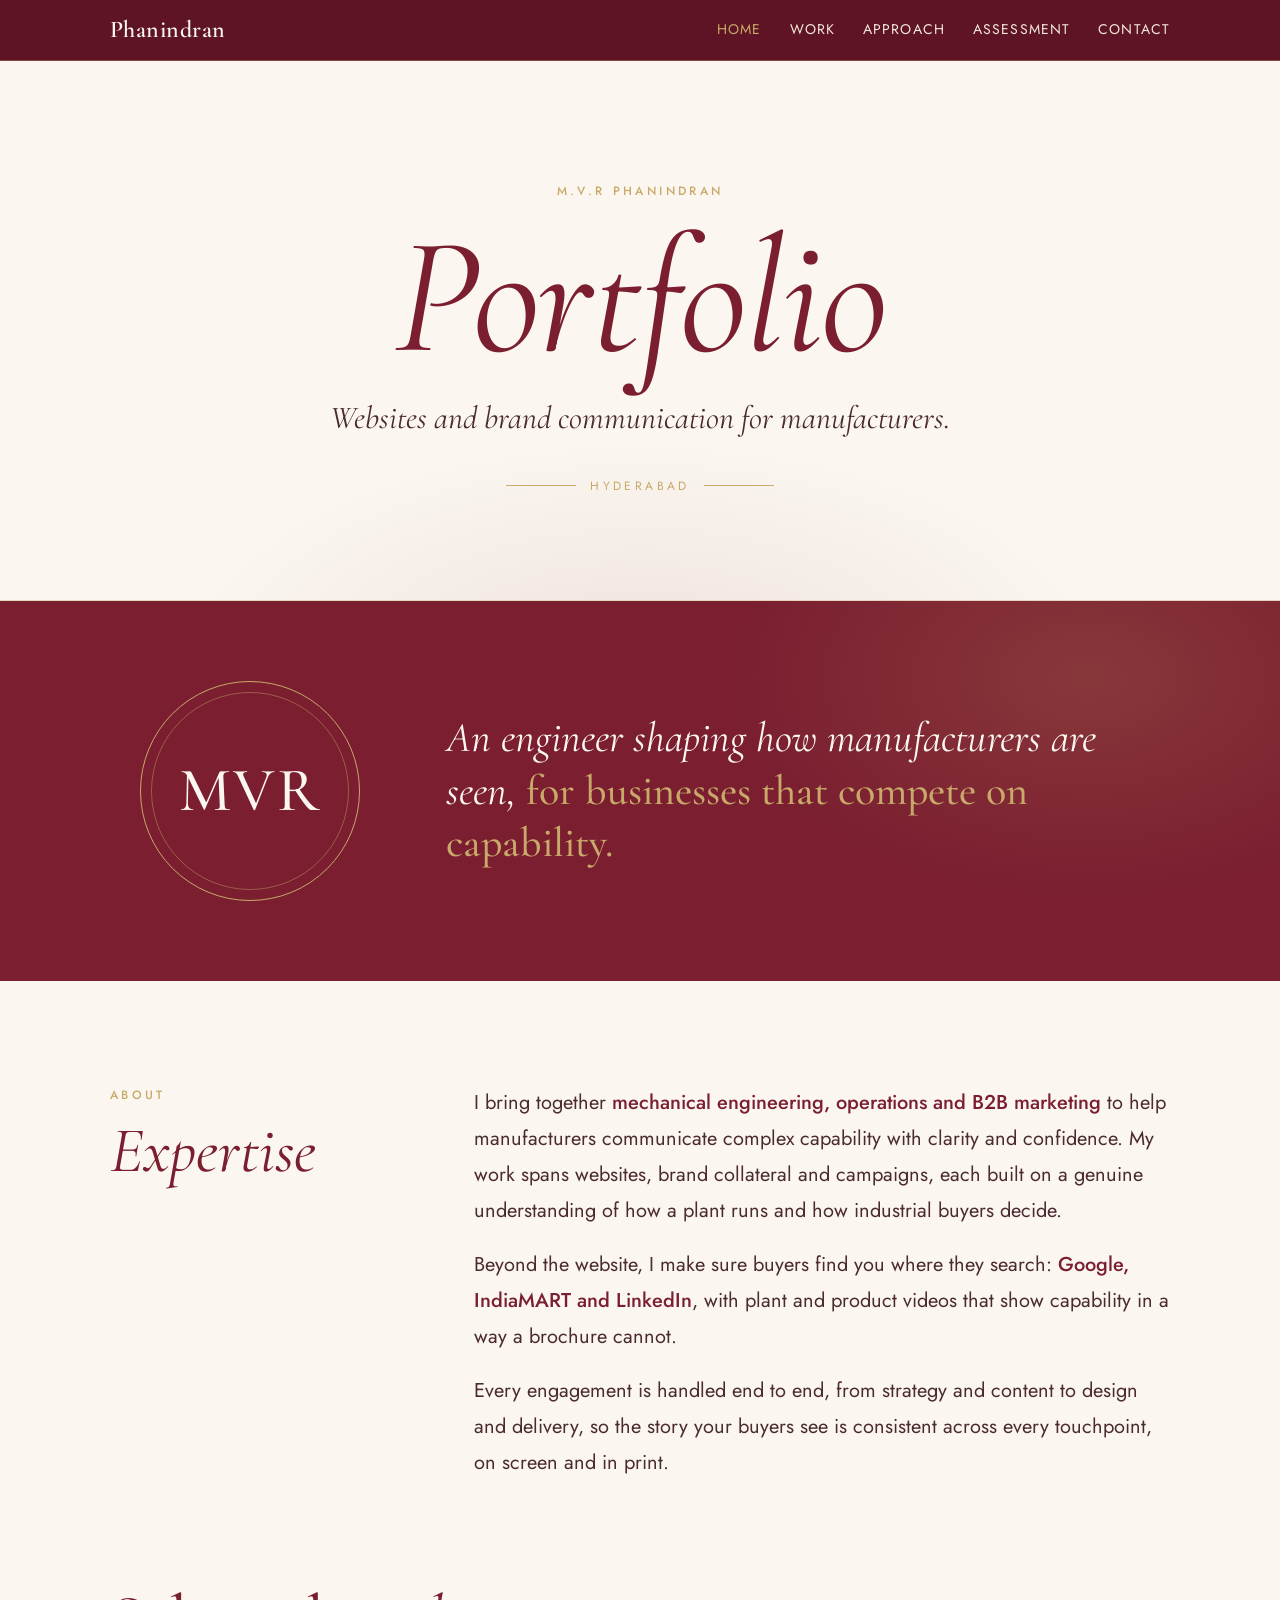
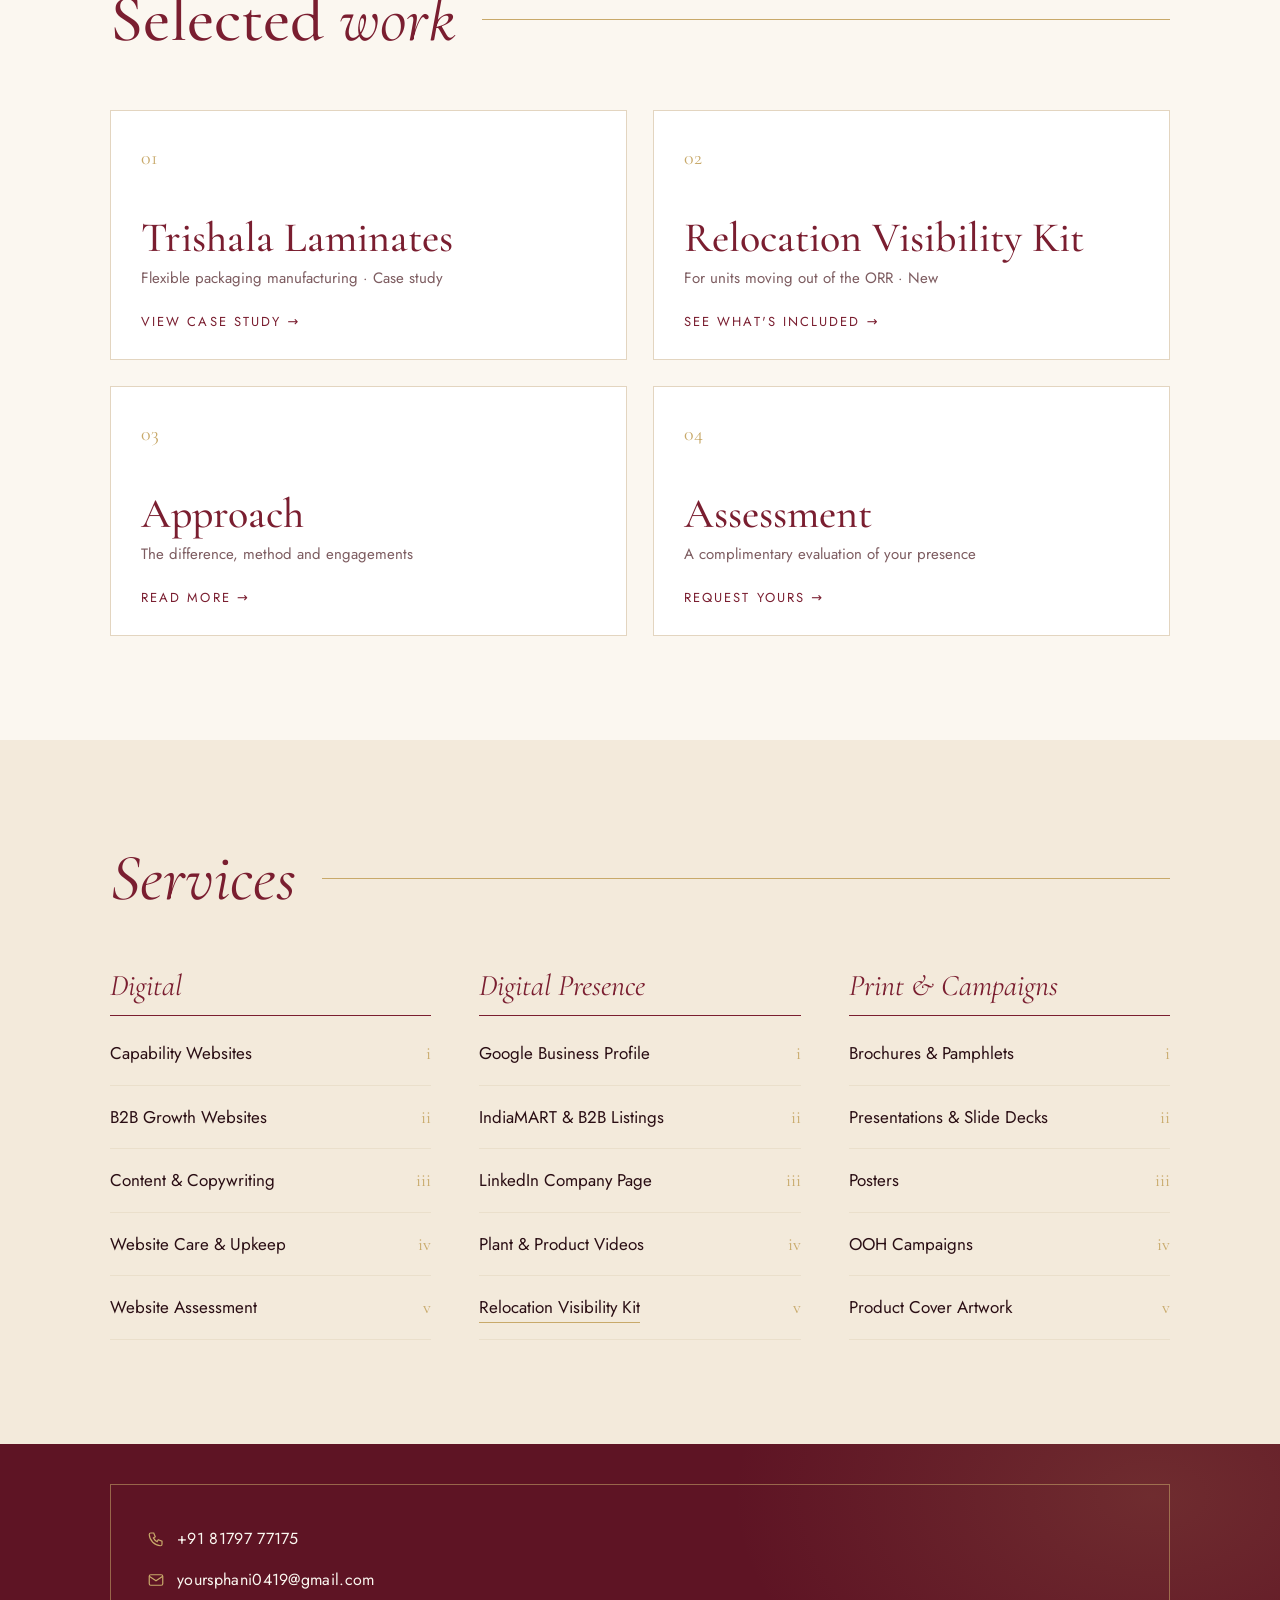
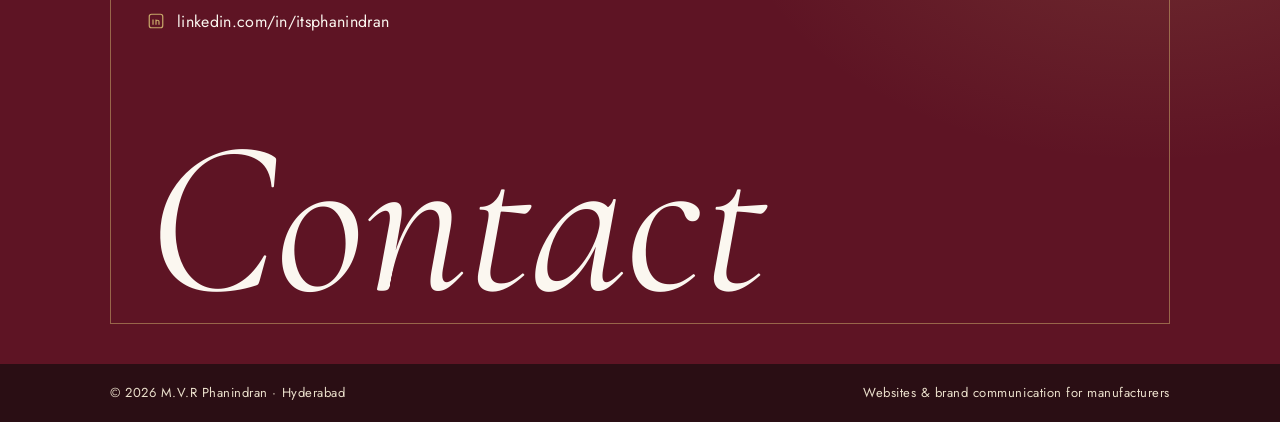
<file: index.html>
<!doctype html>
<html lang="en"><head>
<meta charset="utf-8"><meta name="viewport" content="width=device-width, initial-scale=1, viewport-fit=cover">
<title>Phanindran — Portfolio</title>
<meta name="description" content="Websites, digital presence and brand communication for manufacturers in Hyderabad.">
<link rel="preconnect" href="https://fonts.googleapis.com"><link rel="preconnect" href="https://fonts.gstatic.com" crossorigin>
<link href="https://fonts.googleapis.com/css2?family=Cormorant+Garamond:ital,wght@0,500;0,600;1,400;1,500&family=Jost:wght@400;500&display=swap" rel="stylesheet">
<link rel="stylesheet" href="styles.css">
</head><body>
<header class="bar"><div class="wrap">
  <a class="logo" href="index.html">Phanindran</a>
  <nav aria-label="Main"><a href="index.html" aria-current="page" class="hide-sm">Home</a><a href="trishala.html">Work</a><a href="approach.html" class="hide-sm">Approach</a><a href="assessment.html">Assessment</a><a href="index.html#contact">Contact</a></nav>
</div></header>
<div class="hero">
  <div class="in wrap">
    <span class="kicker">M.V.R Phanindran</span>
    <h1><em>Portfolio</em></h1>
    <p class="hi">Websites and brand communication for manufacturers.</p>
    <div class="orn"><span>Hyderabad</span></div>
  </div>
</div>

<div class="band">
  <div class="wrap">
    <div class="mono" aria-hidden="true"><span>MVR</span></div>
    <blockquote>An engineer shaping how manufacturers are seen, <b>for businesses that compete on capability.</b></blockquote>
  </div>
</div>

<section aria-labelledby="e-h">
  <div class="wrap two">
    <div class="side"><span class="kicker">About</span><h2 id="e-h">Expertise</h2></div>
    <div>
      <p class="lead">I bring together <b>mechanical engineering, operations and B2B marketing</b> to help manufacturers communicate complex capability with clarity and confidence. My work spans websites, brand collateral and campaigns, each built on a genuine understanding of how a plant runs and how industrial buyers decide.</p>
      <p class="lead">Beyond the website, I make sure buyers find you where they search: <b>Google, IndiaMART and LinkedIn</b>, with plant and product videos that show capability in a way a brochure cannot.</p>
      <p class="lead">Every engagement is handled end to end, from strategy and content to design and delivery, so the story your buyers see is consistent across every touchpoint, on screen and in print.</p>
    </div>
  </div>
</section>

<section style="padding-top:0" aria-labelledby="w-h">
  <div class="wrap">
    <div class="rule-h"><h2 id="w-h">Selected <em>work</em></h2><span class="ln" aria-hidden="true"></span></div>
    <div class="tiles">
      <a class="tile" href="trishala.html"><span class="no">01</span><h3>Trishala Laminates</h3><p>Flexible packaging manufacturing · Case study</p><span class="go">View case study →</span></a>
      <a class="tile" href="relocation.html"><span class="no">02</span><h3>Relocation Visibility Kit</h3><p>For units moving out of the ORR · New</p><span class="go">See what's included →</span></a>
      <a class="tile" href="approach.html"><span class="no">03</span><h3>Approach</h3><p>The difference, method and engagements</p><span class="go">Read more →</span></a>
      <a class="tile" href="assessment.html"><span class="no">04</span><h3>Assessment</h3><p>A complimentary evaluation of your presence</p><span class="go">Request yours →</span></a>
    </div>
  </div>
</section>

<section class="cream" aria-labelledby="s-h">
  <div class="wrap">
    <div class="rule-h"><h2 id="s-h"><em>Services</em></h2><span class="ln" aria-hidden="true"></span></div>
    <div class="svc-groups">
      <div>
        <h3>Digital</h3>
        <ul class="svc-list">
          <li>Capability Websites<span>i</span></li>
          <li>B2B Growth Websites<span>ii</span></li>
          <li>Content &amp; Copywriting<span>iii</span></li>
          <li>Website Care &amp; Upkeep<span>iv</span></li>
          <li>Website Assessment<span>v</span></li>
        </ul>
      </div>
      <div>
        <h3>Digital Presence</h3>
        <ul class="svc-list">
          <li>Google Business Profile<span>i</span></li>
          <li>IndiaMART &amp; B2B Listings<span>ii</span></li>
          <li>LinkedIn Company Page<span>iii</span></li>
          <li>Plant &amp; Product Videos<span>iv</span></li>
          <li><a href="relocation.html">Relocation Visibility Kit</a><span>v</span></li>
        </ul>
      </div>
      <div>
        <h3>Print &amp; Campaigns</h3>
        <ul class="svc-list">
          <li>Brochures &amp; Pamphlets<span>i</span></li>
          <li>Presentations &amp; Slide Decks<span>ii</span></li>
          <li>Posters<span>iii</span></li>
          <li>OOH Campaigns<span>iv</span></li>
          <li>Product Cover Artwork<span>v</span></li>
        </ul>
      </div>
    </div>
  </div>
</section>
<section class="contact" id="contact" aria-labelledby="c-h">
  <div class="wrap"><div class="frame">
    <div class="cchips">
      <a class="cchip" href="https://wa.me/918179777175" target="_blank" rel="noopener"><svg viewBox="0 0 24 24"><path d="M5 4h4l2 5-2.5 1.5a11 11 0 0 0 5 5L15 13l5 2v4a2 2 0 0 1-2 2A16 16 0 0 1 3 6a2 2 0 0 1 2-2"/></svg>+91 81797 77175</a>
      <a class="cchip" href="mailto:yoursphani0419@gmail.com"><svg viewBox="0 0 24 24"><rect x="3" y="5" width="18" height="14" rx="2"/><path d="M3 7l9 6 9-6"/></svg>yoursphani0419@gmail.com</a>
      <a class="cchip" href="https://www.linkedin.com/in/itsphanindran" target="_blank" rel="noopener"><svg viewBox="0 0 24 24"><rect x="3" y="3" width="18" height="18" rx="3"/><path d="M8 10v7M8 7v.01M12 17v-4a2 2 0 0 1 4 0v4M12 10v7"/></svg>linkedin.com/in/itsphanindran</a>
    </div>
    <h2 id="c-h">Contact</h2>
  </div></div>
</section>
<footer><div class="wrap"><span>© 2026 M.V.R Phanindran · Hyderabad</span><span>Websites &amp; brand communication for manufacturers</span></div></footer>
</body></html>
</file>
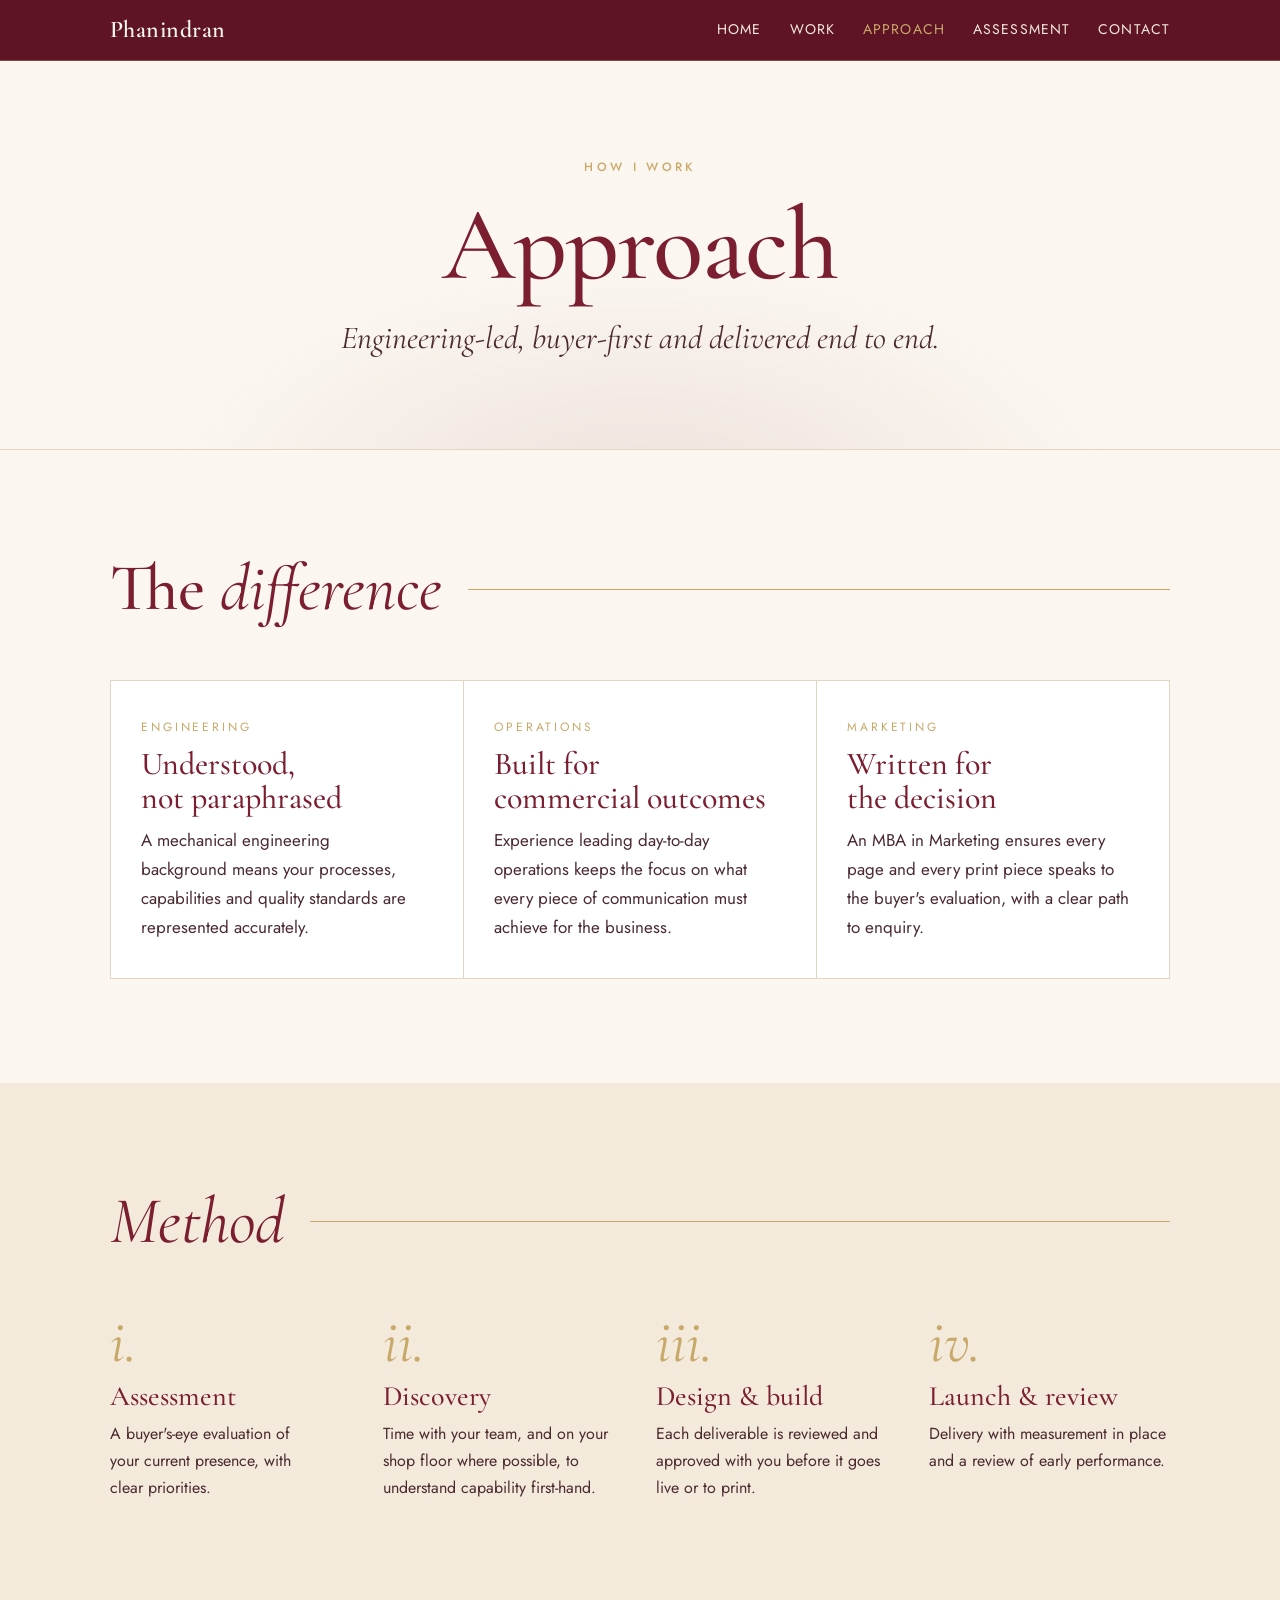
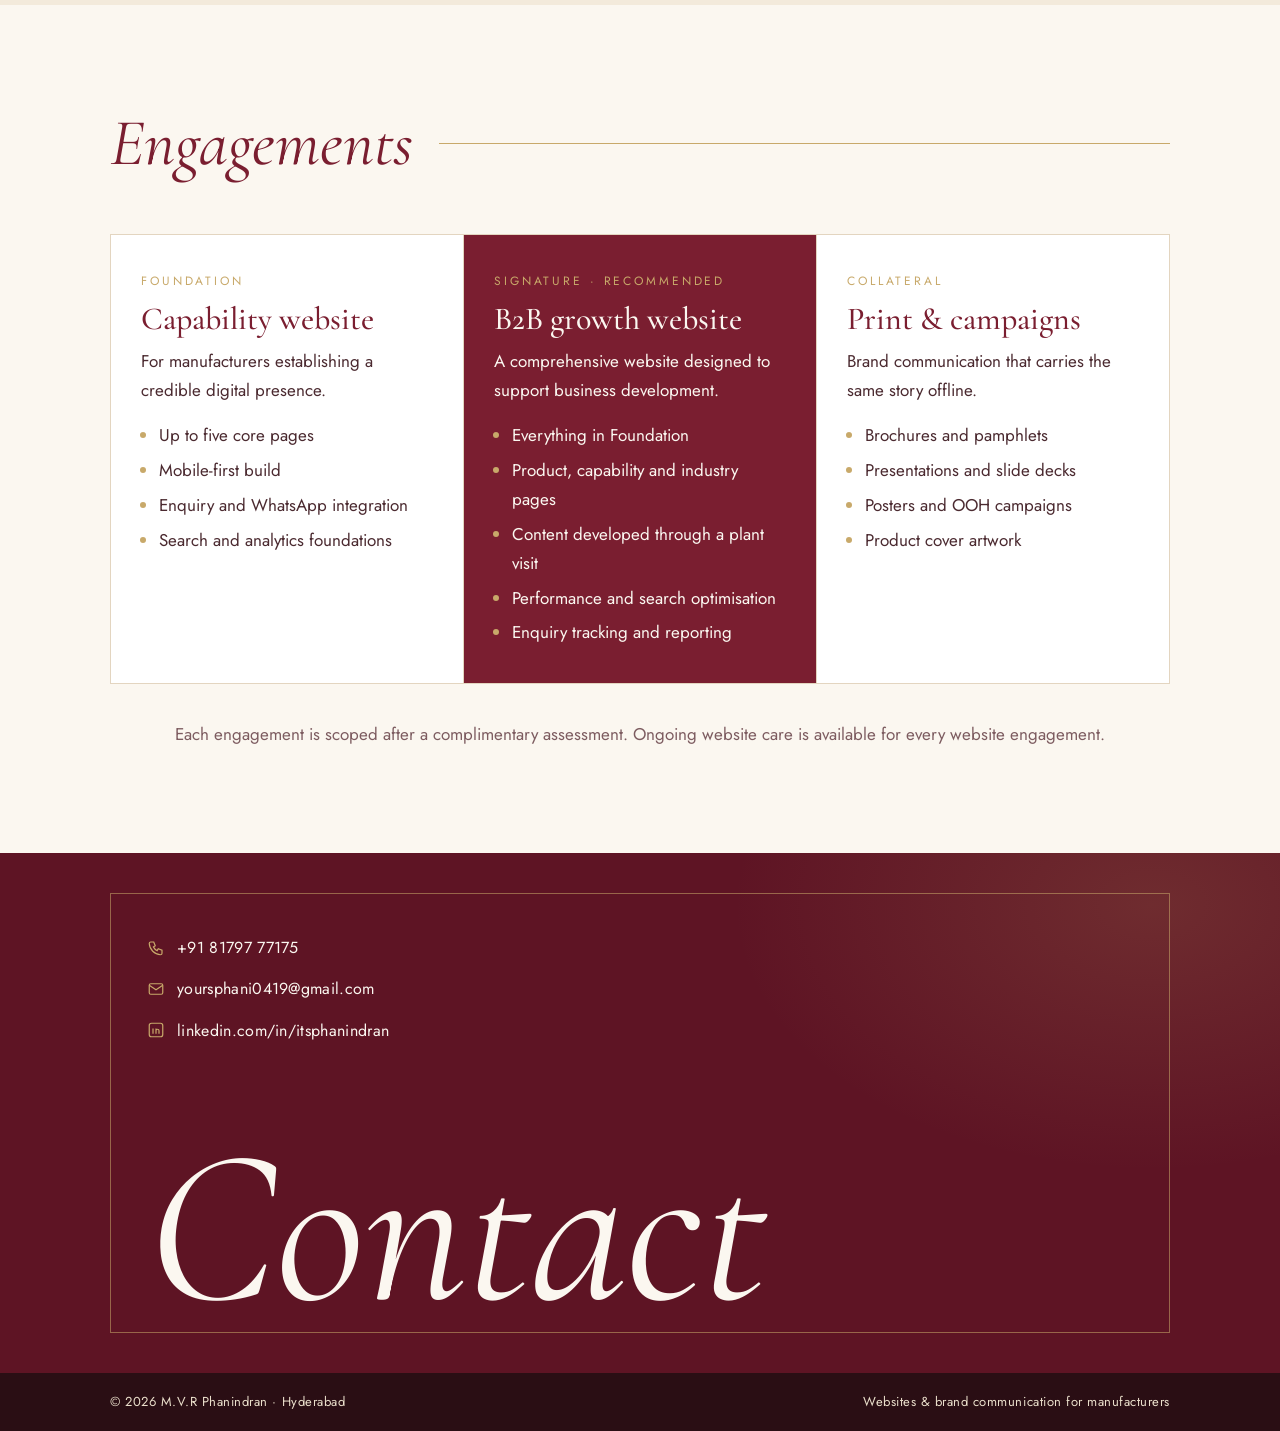
<file: approach.html>
<!doctype html>
<html lang="en"><head>
<meta charset="utf-8"><meta name="viewport" content="width=device-width, initial-scale=1, viewport-fit=cover">
<title>Approach — Phanindran</title>
<meta name="description" content="Engineering-led, buyer-first engagements for manufacturers.">
<link rel="preconnect" href="https://fonts.googleapis.com"><link rel="preconnect" href="https://fonts.gstatic.com" crossorigin>
<link href="https://fonts.googleapis.com/css2?family=Cormorant+Garamond:ital,wght@0,500;0,600;1,400;1,500&family=Jost:wght@400;500&display=swap" rel="stylesheet">
<link rel="stylesheet" href="styles.css">
</head><body>
<header class="bar"><div class="wrap">
  <a class="logo" href="index.html">Phanindran</a>
  <nav aria-label="Main"><a href="index.html" class="hide-sm">Home</a><a href="trishala.html">Work</a><a href="approach.html" aria-current="page" class="hide-sm">Approach</a><a href="assessment.html">Assessment</a><a href="index.html#contact">Contact</a></nav>
</div></header>
<div class="hero sub">
  <div class="in wrap"><span class="kicker">How I work</span><h1>Approach</h1><p class="hi">Engineering-led, buyer-first and delivered end to end.</p>
  </div>
</div>
<section aria-labelledby="d-h"><div class="wrap">
  <div class="rule-h"><h2 id="d-h">The <em>difference</em></h2><span class="ln" aria-hidden="true"></span></div>
  <div class="cards3">
    <div class="card"><div class="k">Engineering</div><h3>Understood, not paraphrased</h3><p>A mechanical engineering background means your processes, capabilities and quality standards are represented accurately.</p></div>
    <div class="card"><div class="k">Operations</div><h3>Built for commercial outcomes</h3><p>Experience leading day-to-day operations keeps the focus on what every piece of communication must achieve for the business.</p></div>
    <div class="card"><div class="k">Marketing</div><h3>Written for the decision</h3><p>An MBA in Marketing ensures every page and every print piece speaks to the buyer's evaluation, with a clear path to enquiry.</p></div>
  </div>
</div></section>
<section class="cream" aria-labelledby="m-h"><div class="wrap">
  <div class="rule-h"><h2 id="m-h"><em>Method</em></h2><span class="ln" aria-hidden="true"></span></div>
  <div class="steps">
    <div class="step"><div class="n">i.</div><h3>Assessment</h3><p>A buyer's-eye evaluation of your current presence, with clear priorities.</p></div>
    <div class="step"><div class="n">ii.</div><h3>Discovery</h3><p>Time with your team, and on your shop floor where possible, to understand capability first-hand.</p></div>
    <div class="step"><div class="n">iii.</div><h3>Design &amp; build</h3><p>Each deliverable is reviewed and approved with you before it goes live or to print.</p></div>
    <div class="step"><div class="n">iv.</div><h3>Launch &amp; review</h3><p>Delivery with measurement in place and a review of early performance.</p></div>
  </div>
</div></section>
<section aria-labelledby="g-h"><div class="wrap">
  <div class="rule-h"><h2 id="g-h"><em>Engagements</em></h2><span class="ln" aria-hidden="true"></span></div>
  <div class="cards3">
    <div class="card"><div class="k">Foundation</div><h3>Capability website</h3><p>For manufacturers establishing a credible digital presence.</p><ul><li>Up to five core pages</li><li>Mobile-first build</li><li>Enquiry and WhatsApp integration</li><li>Search and analytics foundations</li></ul></div>
    <div class="card feat"><div class="k">Signature · Recommended</div><h3>B2B growth website</h3><p>A comprehensive website designed to support business development.</p><ul><li>Everything in Foundation</li><li>Product, capability and industry pages</li><li>Content developed through a plant visit</li><li>Performance and search optimisation</li><li>Enquiry tracking and reporting</li></ul></div>
    <div class="card"><div class="k">Collateral</div><h3>Print &amp; campaigns</h3><p>Brand communication that carries the same story offline.</p><ul><li>Brochures and pamphlets</li><li>Presentations and slide decks</li><li>Posters and OOH campaigns</li><li>Product cover artwork</li></ul></div>
  </div>
  <p class="center" style="margin-top:36px;color:var(--soft)">Each engagement is scoped after a complimentary assessment. Ongoing website care is available for every website engagement.</p>
</div></section>
<section class="contact" id="contact" aria-labelledby="c-h">
  <div class="wrap"><div class="frame">
    <div class="cchips">
      <a class="cchip" href="https://wa.me/918179777175" target="_blank" rel="noopener"><svg viewBox="0 0 24 24"><path d="M5 4h4l2 5-2.5 1.5a11 11 0 0 0 5 5L15 13l5 2v4a2 2 0 0 1-2 2A16 16 0 0 1 3 6a2 2 0 0 1 2-2"/></svg>+91 81797 77175</a>
      <a class="cchip" href="mailto:yoursphani0419@gmail.com"><svg viewBox="0 0 24 24"><rect x="3" y="5" width="18" height="14" rx="2"/><path d="M3 7l9 6 9-6"/></svg>yoursphani0419@gmail.com</a>
      <a class="cchip" href="https://www.linkedin.com/in/itsphanindran" target="_blank" rel="noopener"><svg viewBox="0 0 24 24"><rect x="3" y="3" width="18" height="18" rx="3"/><path d="M8 10v7M8 7v.01M12 17v-4a2 2 0 0 1 4 0v4M12 10v7"/></svg>linkedin.com/in/itsphanindran</a>
    </div>
    <h2 id="c-h">Contact</h2>
  </div></div>
</section>
<footer><div class="wrap"><span>© 2026 M.V.R Phanindran · Hyderabad</span><span>Websites &amp; brand communication for manufacturers</span></div></footer>
</body></html>
</file>
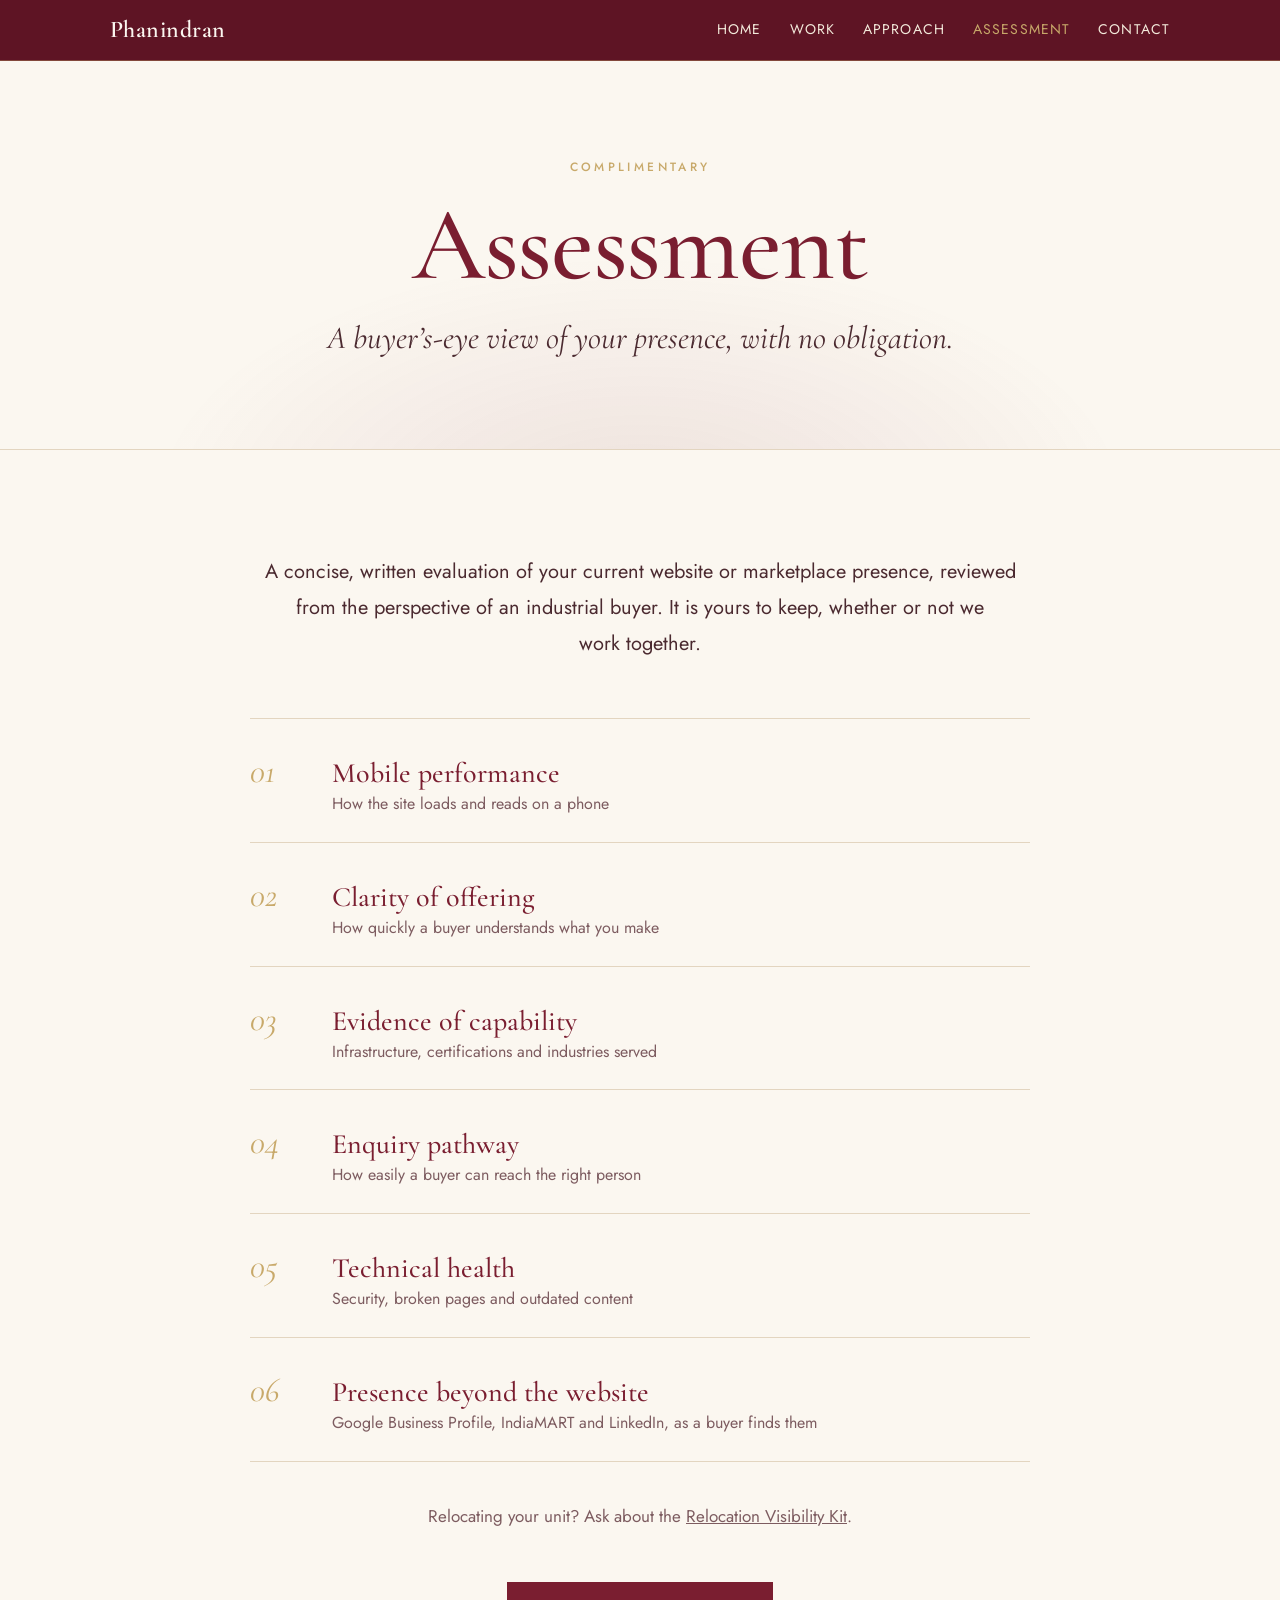
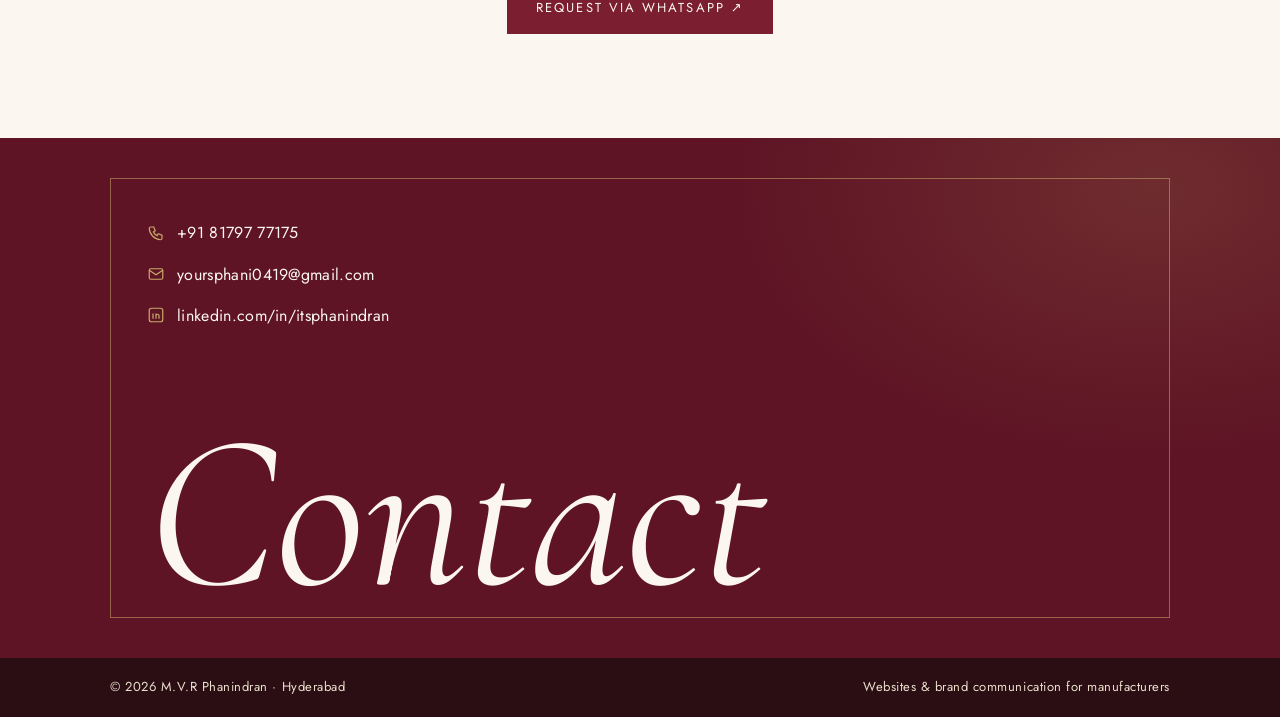
<file: assessment.html>
<!doctype html>
<html lang="en"><head>
<meta charset="utf-8"><meta name="viewport" content="width=device-width, initial-scale=1, viewport-fit=cover">
<title>Assessment — Phanindran</title>
<meta name="description" content="Complimentary website assessment for manufacturers.">
<link rel="preconnect" href="https://fonts.googleapis.com"><link rel="preconnect" href="https://fonts.gstatic.com" crossorigin>
<link href="https://fonts.googleapis.com/css2?family=Cormorant+Garamond:ital,wght@0,500;0,600;1,400;1,500&family=Jost:wght@400;500&display=swap" rel="stylesheet">
<link rel="stylesheet" href="styles.css">
</head><body>
<header class="bar"><div class="wrap">
  <a class="logo" href="index.html">Phanindran</a>
  <nav aria-label="Main"><a href="index.html" class="hide-sm">Home</a><a href="trishala.html">Work</a><a href="approach.html" class="hide-sm">Approach</a><a href="assessment.html" aria-current="page">Assessment</a><a href="index.html#contact">Contact</a></nav>
</div></header>
<div class="hero sub">
  <div class="in wrap"><span class="kicker">Complimentary</span><h1>Assessment</h1><p class="hi">A buyer’s-eye view of your presence, with no obligation.</p>
  </div>
</div>
<section><div class="wrap">
  <p class="lead center" style="max-width:66ch;margin:0 auto 56px">A concise, written evaluation of your current website or marketplace presence, reviewed from the perspective of an industrial buyer. It is yours to keep, whether or not we work together.</p>
  <ol class="checks">
    <li><div><b>Mobile performance</b><span>How the site loads and reads on a phone</span></div></li>
    <li><div><b>Clarity of offering</b><span>How quickly a buyer understands what you make</span></div></li>
    <li><div><b>Evidence of capability</b><span>Infrastructure, certifications and industries served</span></div></li>
    <li><div><b>Enquiry pathway</b><span>How easily a buyer can reach the right person</span></div></li>
    <li><div><b>Technical health</b><span>Security, broken pages and outdated content</span></div></li>
    <li><div><b>Presence beyond the website</b><span>Google Business Profile, IndiaMART and LinkedIn, as a buyer finds them</span></div></li>
  </ol>
  <p class="center" style="margin-top:40px;color:var(--soft)">Relocating your unit? Ask about the <a href="relocation.html">Relocation Visibility Kit</a>.</p>
  <p class="center" style="margin-top:52px"><a class="btn fill" href="https://wa.me/918179777175" target="_blank" rel="noopener">Request via WhatsApp ↗</a></p>
</div></section>
<section class="contact" id="contact" aria-labelledby="c-h">
  <div class="wrap"><div class="frame">
    <div class="cchips">
      <a class="cchip" href="https://wa.me/918179777175" target="_blank" rel="noopener"><svg viewBox="0 0 24 24"><path d="M5 4h4l2 5-2.5 1.5a11 11 0 0 0 5 5L15 13l5 2v4a2 2 0 0 1-2 2A16 16 0 0 1 3 6a2 2 0 0 1 2-2"/></svg>+91 81797 77175</a>
      <a class="cchip" href="mailto:yoursphani0419@gmail.com"><svg viewBox="0 0 24 24"><rect x="3" y="5" width="18" height="14" rx="2"/><path d="M3 7l9 6 9-6"/></svg>yoursphani0419@gmail.com</a>
      <a class="cchip" href="https://www.linkedin.com/in/itsphanindran" target="_blank" rel="noopener"><svg viewBox="0 0 24 24"><rect x="3" y="3" width="18" height="18" rx="3"/><path d="M8 10v7M8 7v.01M12 17v-4a2 2 0 0 1 4 0v4M12 10v7"/></svg>linkedin.com/in/itsphanindran</a>
    </div>
    <h2 id="c-h">Contact</h2>
  </div></div>
</section>
<footer><div class="wrap"><span>© 2026 M.V.R Phanindran · Hyderabad</span><span>Websites &amp; brand communication for manufacturers</span></div></footer>
</body></html>
</file>
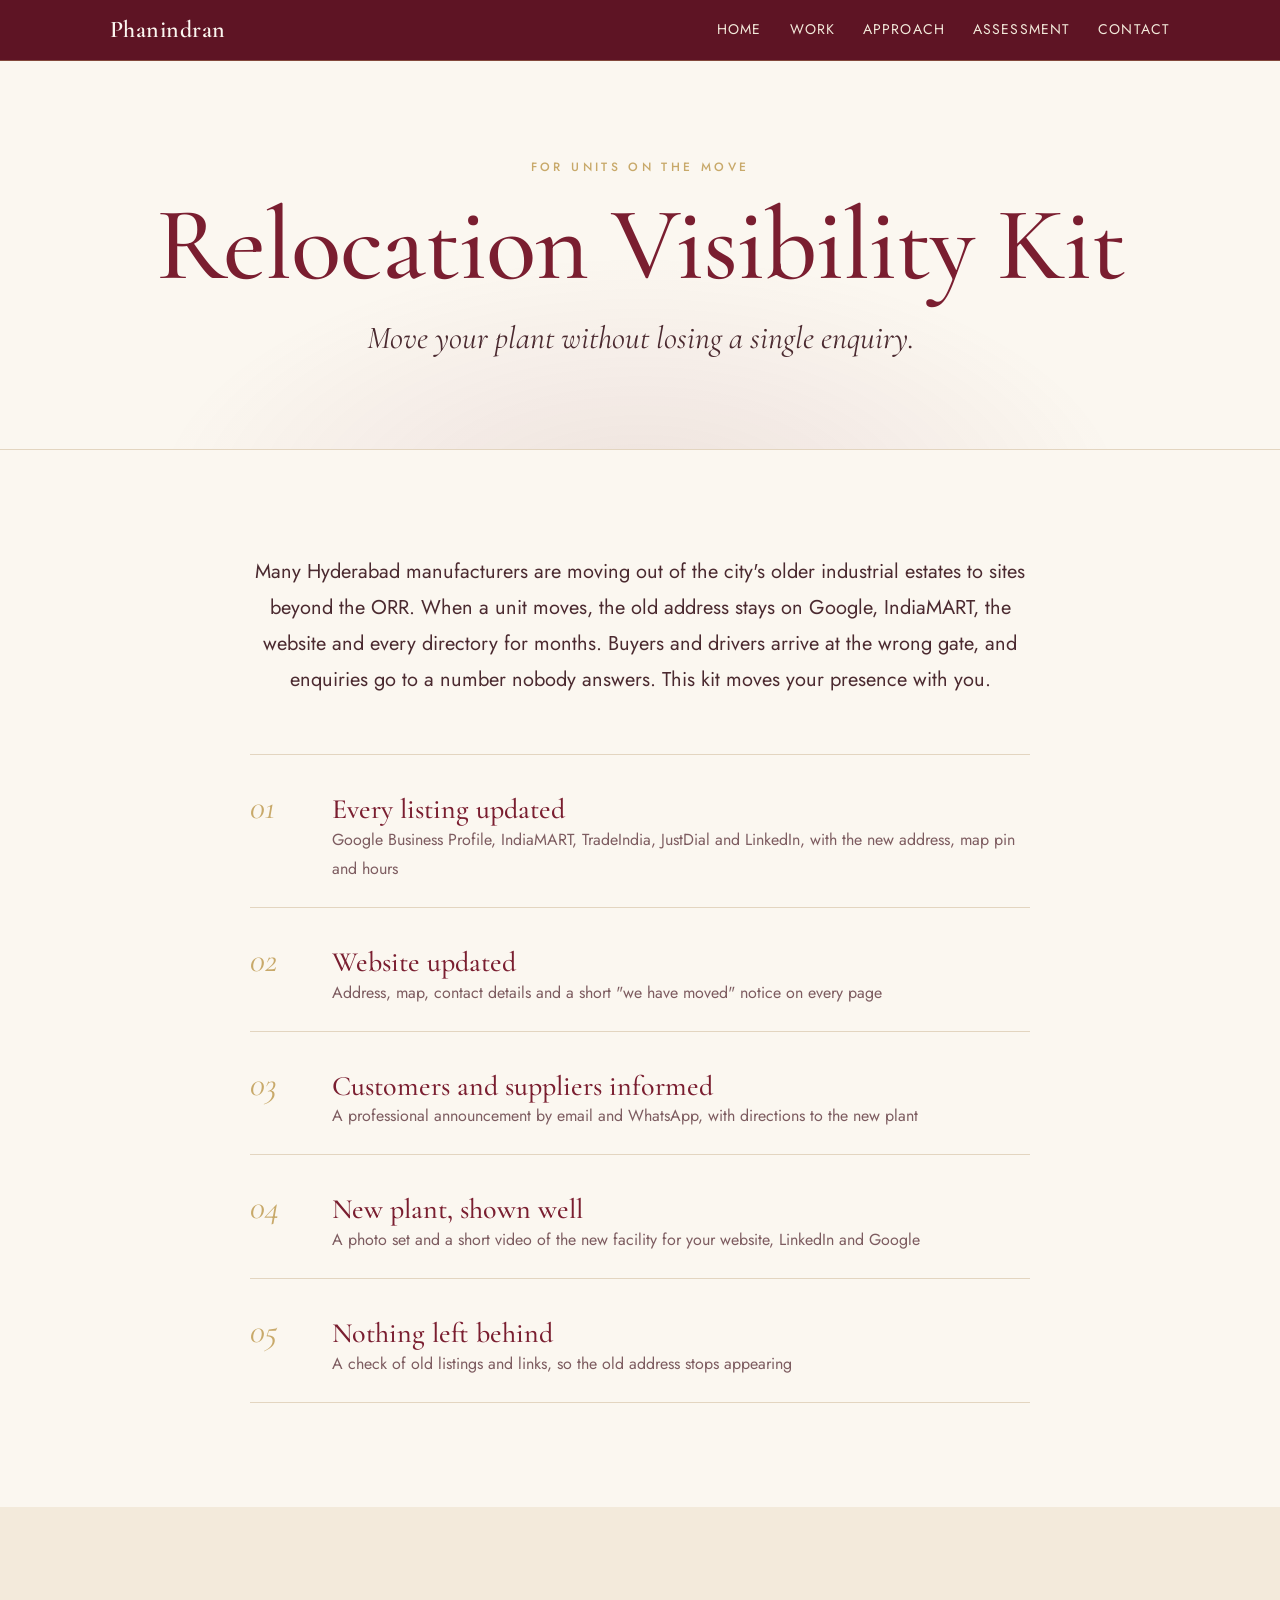
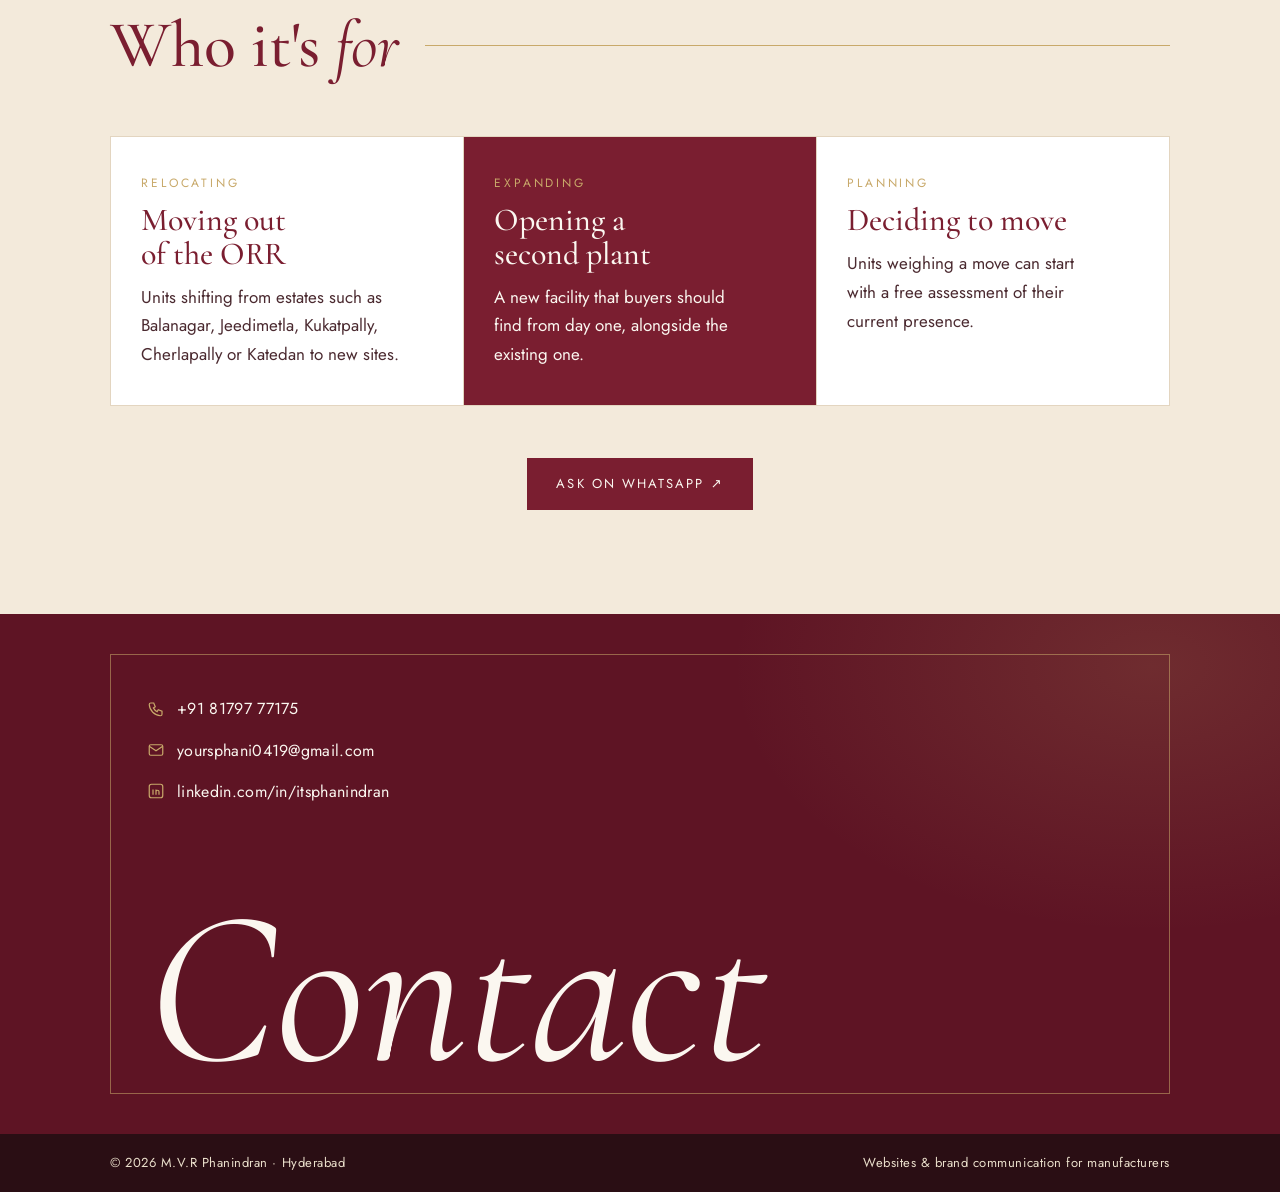
<file: relocation.html>
<!doctype html>
<html lang="en"><head>
<meta charset="utf-8"><meta name="viewport" content="width=device-width, initial-scale=1, viewport-fit=cover">
<title>Relocation Visibility Kit — Phanindran</title>
<meta name="description" content="For Hyderabad manufacturers moving their unit: new address updated everywhere buyers look, customers informed, new plant shown.">
<link rel="preconnect" href="https://fonts.googleapis.com"><link rel="preconnect" href="https://fonts.gstatic.com" crossorigin>
<link href="https://fonts.googleapis.com/css2?family=Cormorant+Garamond:ital,wght@0,500;0,600;1,400;1,500&family=Jost:wght@400;500&display=swap" rel="stylesheet">
<link rel="stylesheet" href="styles.css">
</head><body>
<header class="bar"><div class="wrap">
  <a class="logo" href="index.html">Phanindran</a>
  <nav aria-label="Main"><a href="index.html" class="hide-sm">Home</a><a href="trishala.html">Work</a><a href="approach.html" class="hide-sm">Approach</a><a href="assessment.html">Assessment</a><a href="index.html#contact">Contact</a></nav>
</div></header>
<div class="hero sub">
  <div class="in wrap"><span class="kicker">For units on the move</span><h1>Relocation Visibility Kit</h1><p class="hi">Move your plant without losing a single enquiry.</p>
  </div>
</div>
<section><div class="wrap">
  <p class="lead center" style="max-width:66ch;margin:0 auto 56px">Many Hyderabad manufacturers are moving out of the city's older industrial estates to sites beyond the ORR. When a unit moves, the old address stays on Google, IndiaMART, the website and every directory for months. Buyers and drivers arrive at the wrong gate, and enquiries go to a number nobody answers. This kit moves your presence with you.</p>
  <ol class="checks">
    <li><div><b>Every listing updated</b><span>Google Business Profile, IndiaMART, TradeIndia, JustDial and LinkedIn, with the new address, map pin and hours</span></div></li>
    <li><div><b>Website updated</b><span>Address, map, contact details and a short "we have moved" notice on every page</span></div></li>
    <li><div><b>Customers and suppliers informed</b><span>A professional announcement by email and WhatsApp, with directions to the new plant</span></div></li>
    <li><div><b>New plant, shown well</b><span>A photo set and a short video of the new facility for your website, LinkedIn and Google</span></div></li>
    <li><div><b>Nothing left behind</b><span>A check of old listings and links, so the old address stops appearing</span></div></li>
  </ol>
</div></section>
<section class="cream" aria-labelledby="w-h"><div class="wrap">
  <div class="rule-h"><h2 id="w-h">Who it's <em>for</em></h2><span class="ln" aria-hidden="true"></span></div>
  <div class="cards3">
    <div class="card"><div class="k">Relocating</div><h3>Moving out of the ORR</h3><p>Units shifting from estates such as Balanagar, Jeedimetla, Kukatpally, Cherlapally or Katedan to new sites.</p></div>
    <div class="card feat"><div class="k">Expanding</div><h3>Opening a second plant</h3><p>A new facility that buyers should find from day one, alongside the existing one.</p></div>
    <div class="card"><div class="k">Planning</div><h3>Deciding to move</h3><p>Units weighing a move can start with a free assessment of their current presence.</p></div>
  </div>
  <p class="center" style="margin-top:52px"><a class="btn fill" href="https://wa.me/918179777175?text=Hi%20Phanindran%2C%20I%27d%20like%20to%20know%20more%20about%20the%20Relocation%20Visibility%20Kit" target="_blank" rel="noopener">Ask on WhatsApp ↗</a></p>
</div></section>
<section class="contact" id="contact" aria-labelledby="c-h">
  <div class="wrap"><div class="frame">
    <div class="cchips">
      <a class="cchip" href="https://wa.me/918179777175" target="_blank" rel="noopener"><svg viewBox="0 0 24 24"><path d="M5 4h4l2 5-2.5 1.5a11 11 0 0 0 5 5L15 13l5 2v4a2 2 0 0 1-2 2A16 16 0 0 1 3 6a2 2 0 0 1 2-2"/></svg>+91 81797 77175</a>
      <a class="cchip" href="mailto:yoursphani0419@gmail.com"><svg viewBox="0 0 24 24"><rect x="3" y="5" width="18" height="14" rx="2"/><path d="M3 7l9 6 9-6"/></svg>yoursphani0419@gmail.com</a>
      <a class="cchip" href="https://www.linkedin.com/in/itsphanindran" target="_blank" rel="noopener"><svg viewBox="0 0 24 24"><rect x="3" y="3" width="18" height="18" rx="3"/><path d="M8 10v7M8 7v.01M12 17v-4a2 2 0 0 1 4 0v4M12 10v7"/></svg>linkedin.com/in/itsphanindran</a>
    </div>
    <h2 id="c-h">Contact</h2>
  </div></div>
</section>
<footer><div class="wrap"><span>© 2026 M.V.R Phanindran · Hyderabad</span><span>Websites &amp; brand communication for manufacturers</span></div></footer>
</body></html>
</file>
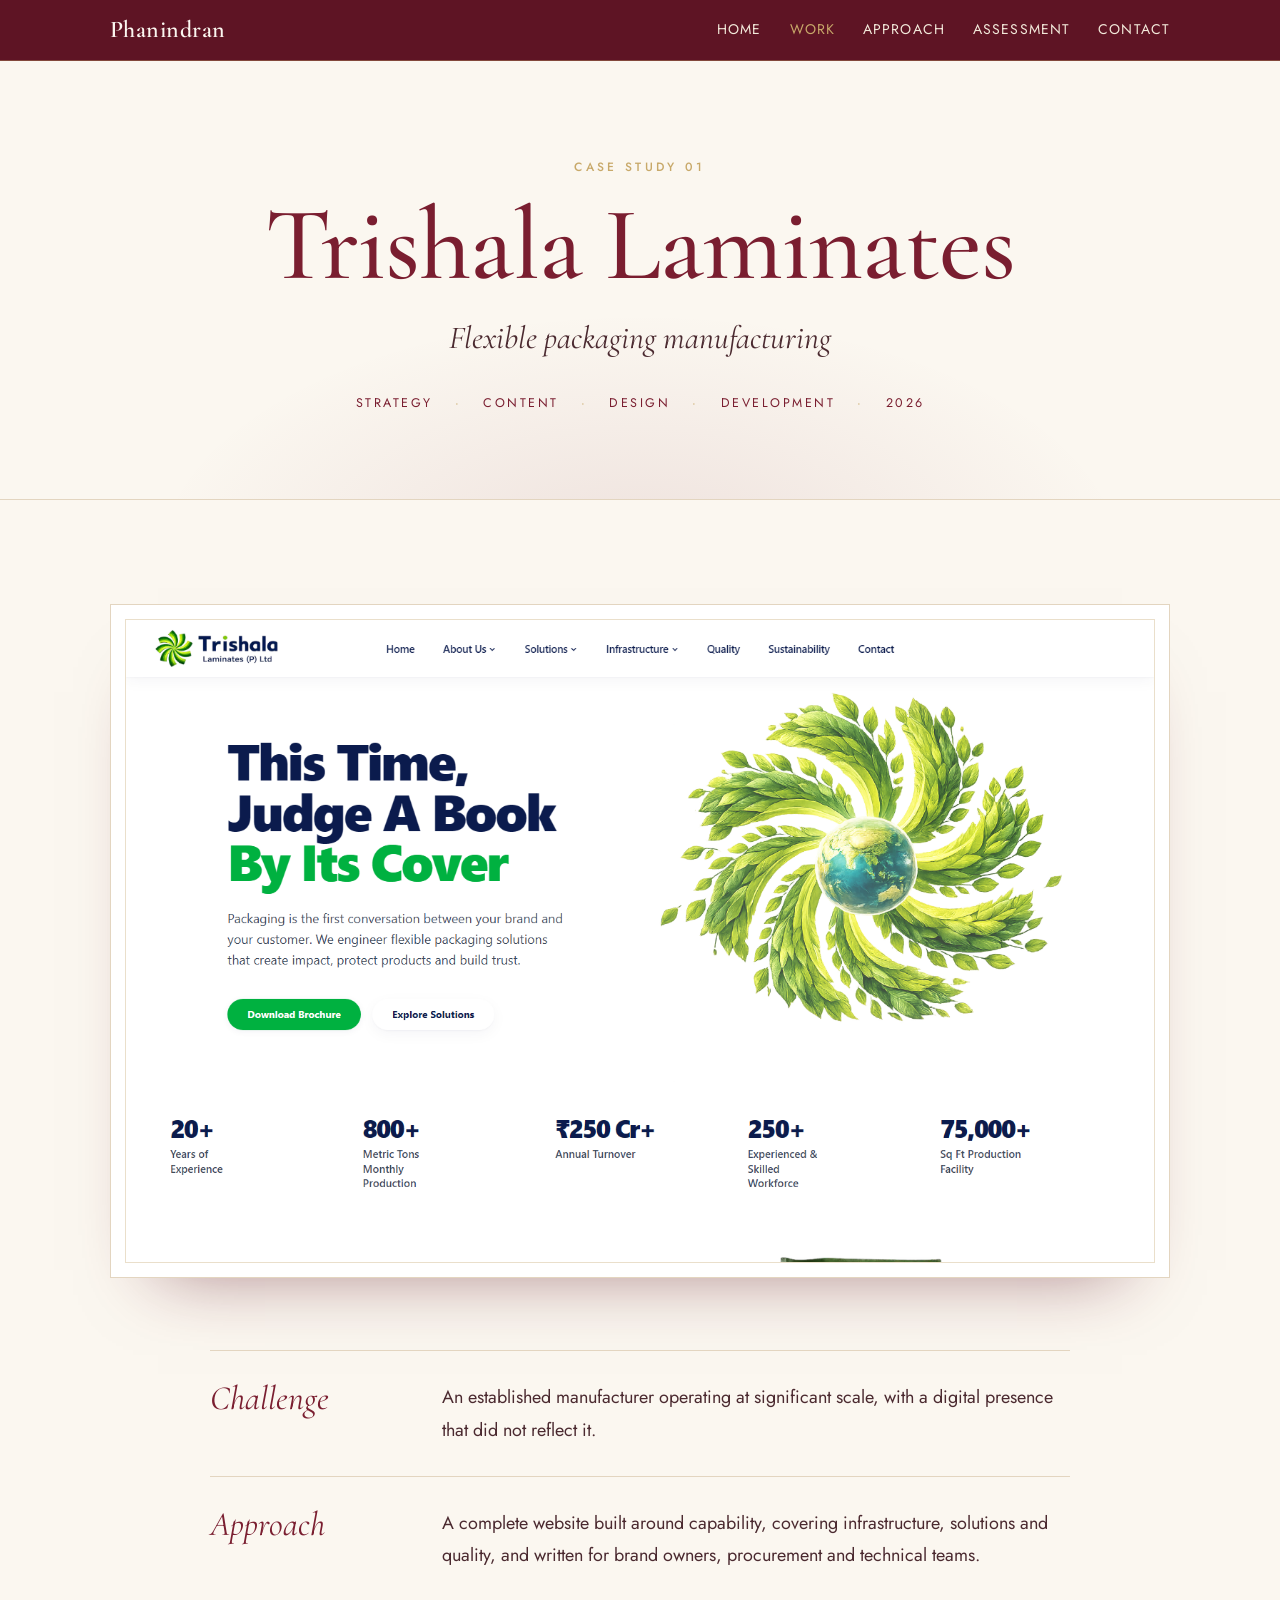
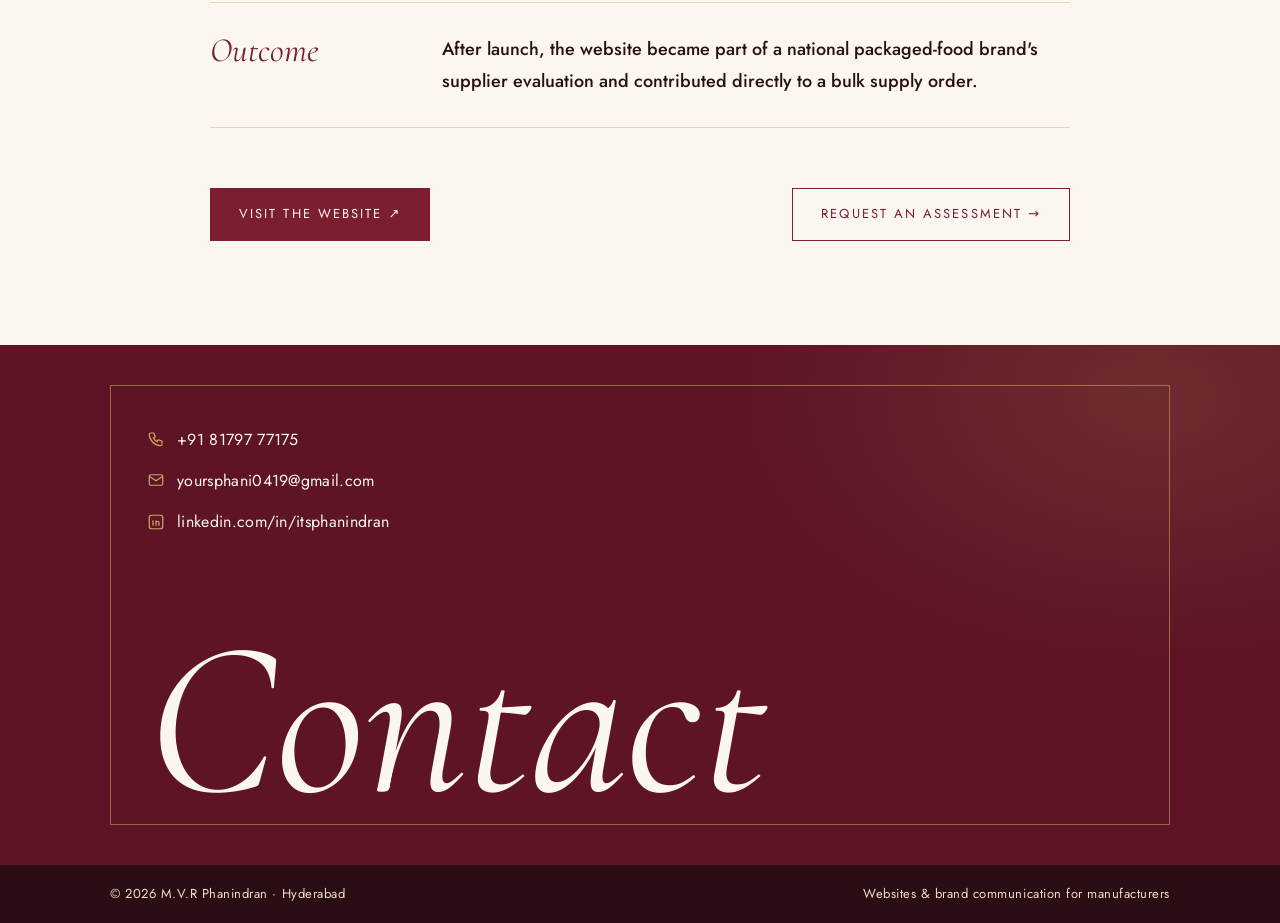
<file: trishala.html>
<!doctype html>
<html lang="en"><head>
<meta charset="utf-8"><meta name="viewport" content="width=device-width, initial-scale=1, viewport-fit=cover">
<title>Trishala Laminates — Case Study</title>
<meta name="description" content="Case study: Trishala Laminates website.">
<link rel="preconnect" href="https://fonts.googleapis.com"><link rel="preconnect" href="https://fonts.gstatic.com" crossorigin>
<link href="https://fonts.googleapis.com/css2?family=Cormorant+Garamond:ital,wght@0,500;0,600;1,400;1,500&family=Jost:wght@400;500&display=swap" rel="stylesheet">
<link rel="stylesheet" href="styles.css">
</head><body>
<header class="bar"><div class="wrap">
  <a class="logo" href="index.html">Phanindran</a>
  <nav aria-label="Main"><a href="index.html" class="hide-sm">Home</a><a href="trishala.html" aria-current="page">Work</a><a href="approach.html" class="hide-sm">Approach</a><a href="assessment.html">Assessment</a><a href="index.html#contact">Contact</a></nav>
</div></header>
<div class="hero sub">
  <div class="in wrap"><span class="kicker">Case study 01</span><h1>Trishala Laminates</h1><p class="hi">Flexible packaging manufacturing</p>
  <div class="meta-row"><span>Strategy</span><span>Content</span><span>Design</span><span>Development</span><span>2026</span></div></div>
</div>
<section><div class="wrap">
  <div class="shot"><img src="trishala-desktop.png" alt="Homepage of the Trishala Laminates website" width="1440" height="900"></div>
  <div class="story">
    <div><h3>Challenge</h3><p>An established manufacturer operating at significant scale, with a digital presence that did not reflect it.</p></div>
    <div><h3>Approach</h3><p>A complete website built around capability, covering infrastructure, solutions and quality, and written for brand owners, procurement and technical teams.</p></div>
    <div class="out"><h3>Outcome</h3><p>After launch, the website became part of a national packaged-food brand's supplier evaluation and contributed directly to a bulk supply order.</p></div>
  </div>
  <div class="next"><a class="btn fill" href="https://www.trishalalaminates.in" target="_blank" rel="noopener">Visit the website ↗</a><a class="btn" href="assessment.html">Request an assessment →</a></div>
</div></section>
<section class="contact" id="contact" aria-labelledby="c-h">
  <div class="wrap"><div class="frame">
    <div class="cchips">
      <a class="cchip" href="https://wa.me/918179777175" target="_blank" rel="noopener"><svg viewBox="0 0 24 24"><path d="M5 4h4l2 5-2.5 1.5a11 11 0 0 0 5 5L15 13l5 2v4a2 2 0 0 1-2 2A16 16 0 0 1 3 6a2 2 0 0 1 2-2"/></svg>+91 81797 77175</a>
      <a class="cchip" href="mailto:yoursphani0419@gmail.com"><svg viewBox="0 0 24 24"><rect x="3" y="5" width="18" height="14" rx="2"/><path d="M3 7l9 6 9-6"/></svg>yoursphani0419@gmail.com</a>
      <a class="cchip" href="https://www.linkedin.com/in/itsphanindran" target="_blank" rel="noopener"><svg viewBox="0 0 24 24"><rect x="3" y="3" width="18" height="18" rx="3"/><path d="M8 10v7M8 7v.01M12 17v-4a2 2 0 0 1 4 0v4M12 10v7"/></svg>linkedin.com/in/itsphanindran</a>
    </div>
    <h2 id="c-h">Contact</h2>
  </div></div>
</section>
<footer><div class="wrap"><span>© 2026 M.V.R Phanindran · Hyderabad</span><span>Websites &amp; brand communication for manufacturers</span></div></footer>
</body></html>
</file>
<file: styles.css>
:root{
  --wine:#5E1424; --burgundy:#7A1E30; --burgundy-2:#94303F; --rose:#B7686F;
  --ivory:#FBF7F0; --cream:#F3EADB; --cream-2:#EADFCB; --white:#FFFFFF;
  --champagne:#C8A96A; --ink:#2A0E14; --text:#4B2A30; --soft:#7D5C60; --line:#E3D5C0;
  --display:"Cormorant Garamond","Georgia",serif;
  --body:"Jost",system-ui,-apple-system,"Segoe UI",sans-serif;
}
*{box-sizing:border-box}
html{scroll-behavior:smooth}
body{margin:0;background:var(--ivory);color:var(--text);font-family:var(--body);font-size:17px;line-height:1.7;-webkit-font-smoothing:antialiased}
img{max-width:100%;height:auto;display:block}
a{color:inherit}
.wrap{max-width:1100px;margin:0 auto;padding-inline:20px}
h1,h2,h3{font-family:var(--display);font-weight:500;color:var(--burgundy);margin:0;line-height:1.05;text-wrap:balance}
p{margin:0;text-wrap:pretty}
:focus-visible{outline:2px solid var(--champagne);outline-offset:3px}
.kicker{font-size:12px;letter-spacing:.28em;text-transform:uppercase;color:var(--champagne);font-weight:500}

/* top bar */
.bar{position:sticky;top:env(safe-area-inset-top,0px);z-index:30;background:var(--wine);border-bottom:1px solid rgba(200,169,106,.35)}
.bar .wrap{display:flex;align-items:center;justify-content:space-between;gap:16px;min-height:60px}
.logo{font-family:var(--display);font-size:24px;font-weight:600;color:var(--ivory);text-decoration:none;letter-spacing:.02em}
.bar nav{display:flex;gap:28px}
.bar nav a{color:var(--cream);text-decoration:none;font-size:14px;letter-spacing:.08em;text-transform:uppercase}
.bar nav a:hover,.bar nav a[aria-current="page"]{color:var(--champagne)}
@media (max-width:720px){.bar nav{gap:16px}.bar nav a{font-size:12px;letter-spacing:.05em}.bar nav a.hide-sm{display:none}}

/* hero */
.hero{position:relative;overflow:hidden;padding-block:120px 104px;text-align:center;background:
  radial-gradient(700px 360px at 50% 115%,rgba(122,30,48,.10),transparent 70%),var(--ivory);border-bottom:1px solid var(--line)}
.hero .in{position:relative}
.hero .kicker{display:block;margin-bottom:22px}
.hero h1{font-size:clamp(70px,13vw,168px);font-weight:500;letter-spacing:-.01em;line-height:.9}
.hero h1 em{font-style:italic;font-weight:400}
.hero .hi{font-family:var(--display);font-style:italic;font-size:clamp(22px,3vw,32px);color:var(--text);margin-top:18px}
.hero .orn{display:flex;align-items:center;justify-content:center;gap:14px;margin-top:30px;color:var(--champagne)}
.hero .orn::before,.hero .orn::after{content:"";width:70px;height:1px;background:var(--champagne)}
.hero .orn span{font-size:12px;letter-spacing:.28em;text-transform:uppercase}
.hero.sub{padding-block:96px 84px}
.hero.sub h1{font-size:clamp(50px,8.5vw,104px)}

/* intro band */
.band{background:var(--burgundy);color:var(--ivory);position:relative;overflow:hidden}
.band::before{content:"";position:absolute;inset:0;background:radial-gradient(520px 320px at 85% 20%,rgba(200,169,106,.18),transparent 70%)}
.band .wrap{position:relative;display:grid;grid-template-columns:280px 1fr;gap:56px;align-items:center;padding-block:80px}
@media (max-width:760px){.band .wrap{grid-template-columns:1fr;gap:32px;padding-block:60px;text-align:center}}
.mono{width:220px;height:220px;border-radius:50%;margin-inline:auto;display:grid;place-items:center;border:1px solid var(--champagne);position:relative}
.mono::after{content:"";position:absolute;inset:10px;border-radius:50%;border:1px solid rgba(200,169,106,.45)}
.mono span{font-family:var(--display);font-size:62px;font-weight:500;color:var(--ivory);letter-spacing:.04em}
.band blockquote{margin:0;font-family:var(--display);font-style:italic;font-weight:400;font-size:clamp(28px,3.4vw,42px);line-height:1.25;color:var(--ivory)}
.band blockquote b{font-weight:500;color:var(--champagne);font-style:normal}

/* sections */
section{padding-block:104px}
@media (max-width:700px){section{padding-block:68px}}
.two{display:grid;grid-template-columns:300px 1fr;gap:64px;align-items:start}
@media (max-width:820px){.two{grid-template-columns:1fr;gap:20px}}
.side h2{font-size:clamp(46px,5.6vw,64px);font-style:italic;font-weight:400}
.side .kicker{display:block;margin-bottom:12px}
.lead{font-size:clamp(18px,1.8vw,20px);line-height:1.8;color:var(--text)}
.lead + .lead{margin-top:18px}
.lead b{color:var(--burgundy);font-weight:500}

/* heading with rule */
.rule-h{display:flex;align-items:center;gap:26px;flex-wrap:wrap;margin-bottom:56px}
.rule-h h2{font-size:clamp(44px,5.6vw,66px)}
.rule-h h2 em{font-style:italic;font-weight:400}
.rule-h .ln{flex:1;min-width:60px;height:1px;background:var(--champagne)}
.rule-h.center{justify-content:center}
.rule-h.center .ln{flex:none;width:90px}

/* work tiles */
.tiles{display:grid;grid-template-columns:repeat(2,1fr);gap:26px}
@media (max-width:640px){.tiles{grid-template-columns:1fr}}
.tile{display:flex;flex-direction:column;justify-content:space-between;min-height:250px;text-decoration:none;background:var(--white);border:1px solid var(--line);padding:30px 30px 26px;transition:background .25s ease,border-color .25s ease,color .25s ease}
.tile .no{font-family:var(--display);font-size:20px;color:var(--champagne)}
.tile h3{font-size:clamp(32px,3.4vw,42px);margin-top:auto}
.tile p{color:var(--soft);font-size:15px;margin-top:6px}
.tile .go{margin-top:20px;font-size:13px;letter-spacing:.16em;text-transform:uppercase;color:var(--burgundy)}
.tile:hover{background:var(--burgundy);border-color:var(--burgundy)}
.tile:hover h3,.tile:hover .go{color:var(--ivory)}
.tile:hover p{color:var(--cream)}

/* services */
.cream{background:var(--cream)}
.svc-groups{display:grid;grid-template-columns:repeat(3,1fr);gap:48px}
@media (max-width:980px){.svc-groups{grid-template-columns:1fr 1fr}}
@media (max-width:820px){.svc-groups{grid-template-columns:1fr;gap:40px}}
.svc-list li a{text-decoration:none;border-bottom:1px solid var(--champagne)}
.svc-list li a:hover{color:var(--burgundy)}
.svc-groups h3{font-size:30px;font-style:italic;font-weight:400;padding-bottom:14px;border-bottom:1px solid var(--burgundy);margin-bottom:6px}
.svc-list{list-style:none;margin:0;padding:0}
.svc-list li{display:flex;justify-content:space-between;align-items:baseline;gap:16px;padding:16px 0;border-bottom:1px solid var(--cream-2);font-size:17px;color:var(--ink)}
.svc-list li span{font-family:var(--display);font-size:18px;color:var(--champagne)}

/* contact */
.contact{background:var(--wine);color:var(--ivory);padding-block:0;position:relative;overflow:hidden}
.contact::before{content:"";position:absolute;inset:0;background:radial-gradient(600px 380px at 90% 10%,rgba(200,169,106,.16),transparent 70%)}
.contact .frame{position:relative;border:1px solid rgba(200,169,106,.55);margin:40px auto;max-width:1060px;padding:40px 36px 0;min-height:440px;display:flex;flex-direction:column}
.cchips{display:grid;gap:14px;justify-items:start}
.cchip{display:inline-flex;align-items:center;gap:12px;color:var(--ivory);text-decoration:none;font-size:16px;letter-spacing:.02em;word-break:break-word}
.cchip svg{width:18px;height:18px;flex:none;stroke:var(--champagne);fill:none;stroke-width:1.6}
.cchip:hover{color:var(--champagne)}
.contact h2{margin-top:auto;font-size:clamp(90px,18vw,220px);color:var(--ivory);font-style:italic;font-weight:400;line-height:.85;padding-bottom:10px}
footer{background:var(--ink);color:var(--cream-2);font-size:13px;letter-spacing:.04em}
footer .wrap{display:flex;justify-content:space-between;gap:12px;flex-wrap:wrap;padding-block:18px}

/* case pages */
.meta-row{display:flex;flex-wrap:wrap;justify-content:center;gap:10px 22px;margin-top:28px}
.meta-row span{font-size:12.5px;letter-spacing:.2em;text-transform:uppercase;color:var(--burgundy)}
.meta-row span + span::before{content:"·";margin-right:22px;color:var(--champagne)}
.shot{border:1px solid var(--line);background:var(--white);padding:14px;box-shadow:0 40px 70px -48px rgba(94,20,36,.55)}
.shot img{border:1px solid var(--cream-2)}
.story{max-width:860px;margin:72px auto 0}
.story div{display:grid;grid-template-columns:200px 1fr;gap:32px;padding:30px 0;border-top:1px solid var(--line)}
.story div:last-child{border-bottom:1px solid var(--line)}
@media (max-width:640px){.story div{grid-template-columns:1fr;gap:6px}}
.story h3{font-size:34px;font-style:italic;font-weight:400}
.story p{font-size:18px;line-height:1.8}
.story .out h3{color:var(--burgundy)}
.story .out p{color:var(--ink);font-weight:500}
.btn{display:inline-flex;align-items:center;gap:8px;padding:14px 28px;font-size:13px;letter-spacing:.16em;text-transform:uppercase;text-decoration:none;border:1px solid var(--burgundy);color:var(--burgundy);transition:background .2s ease,color .2s ease}
.btn:hover{background:var(--burgundy);color:var(--ivory)}
.btn.fill{background:var(--burgundy);color:var(--ivory)}
.btn.fill:hover{background:var(--wine)}
.center{text-align:center}
.next{display:flex;justify-content:space-between;gap:16px;flex-wrap:wrap;max-width:860px;margin:60px auto 0}
.pagegrid{display:grid;grid-template-columns:repeat(auto-fit,minmax(140px,1fr));gap:1px;max-width:860px;margin:52px auto 0;background:var(--line);border:1px solid var(--line)}
.pagegrid div{padding:22px 18px;background:var(--white);font-family:var(--display);font-size:22px;color:var(--burgundy)}
.pagegrid small{display:block;font-family:var(--body);font-size:12px;letter-spacing:.2em;color:var(--champagne);margin-bottom:4px}

/* approach & assessment */
.cards3{display:grid;grid-template-columns:repeat(3,1fr);gap:1px;background:var(--line);border:1px solid var(--line)}
@media (max-width:860px){.cards3{grid-template-columns:1fr}}
.card{background:var(--white);padding:36px 30px}
.card h3{font-size:32px;margin:10px 0 12px}
.card p{color:var(--text)}
.card ul{margin:16px 0 0;padding-left:18px;color:var(--text);display:grid;gap:6px}
.card ul li::marker{color:var(--champagne)}
.card.feat{background:var(--burgundy)}
.card.feat h3,.card.feat p,.card.feat ul{color:var(--ivory)}
.card .k{font-size:12px;letter-spacing:.24em;text-transform:uppercase;color:var(--champagne)}
.steps{display:grid;grid-template-columns:repeat(4,1fr);gap:32px}
@media (max-width:860px){.steps{grid-template-columns:1fr 1fr}}
@media (max-width:520px){.steps{grid-template-columns:1fr}}
.step .n{font-family:var(--display);font-style:italic;font-size:60px;color:var(--champagne);line-height:1}
.step h3{font-size:28px;margin:10px 0 8px}
.step p{font-size:16px}
.checks{list-style:none;margin:0 auto;padding:0;max-width:780px;counter-reset:c;border-top:1px solid var(--line)}
.checks li{counter-increment:c;display:grid;grid-template-columns:64px 1fr;gap:18px;align-items:baseline;padding:24px 0;border-bottom:1px solid var(--line)}
.checks li::before{content:"0" counter(c);font-family:var(--display);font-style:italic;font-size:34px;color:var(--champagne)}
.checks b{display:block;font-family:var(--display);font-size:28px;font-weight:500;color:var(--burgundy);line-height:1.1}
.checks span{color:var(--soft);font-size:16px}
@media (prefers-reduced-motion:reduce){html{scroll-behavior:auto}.tile,.btn{transition:none}}
@media print{.bar{position:static}*{-webkit-print-color-adjust:exact;print-color-adjust:exact}section,.tile,.card{break-inside:avoid}}
</file>
